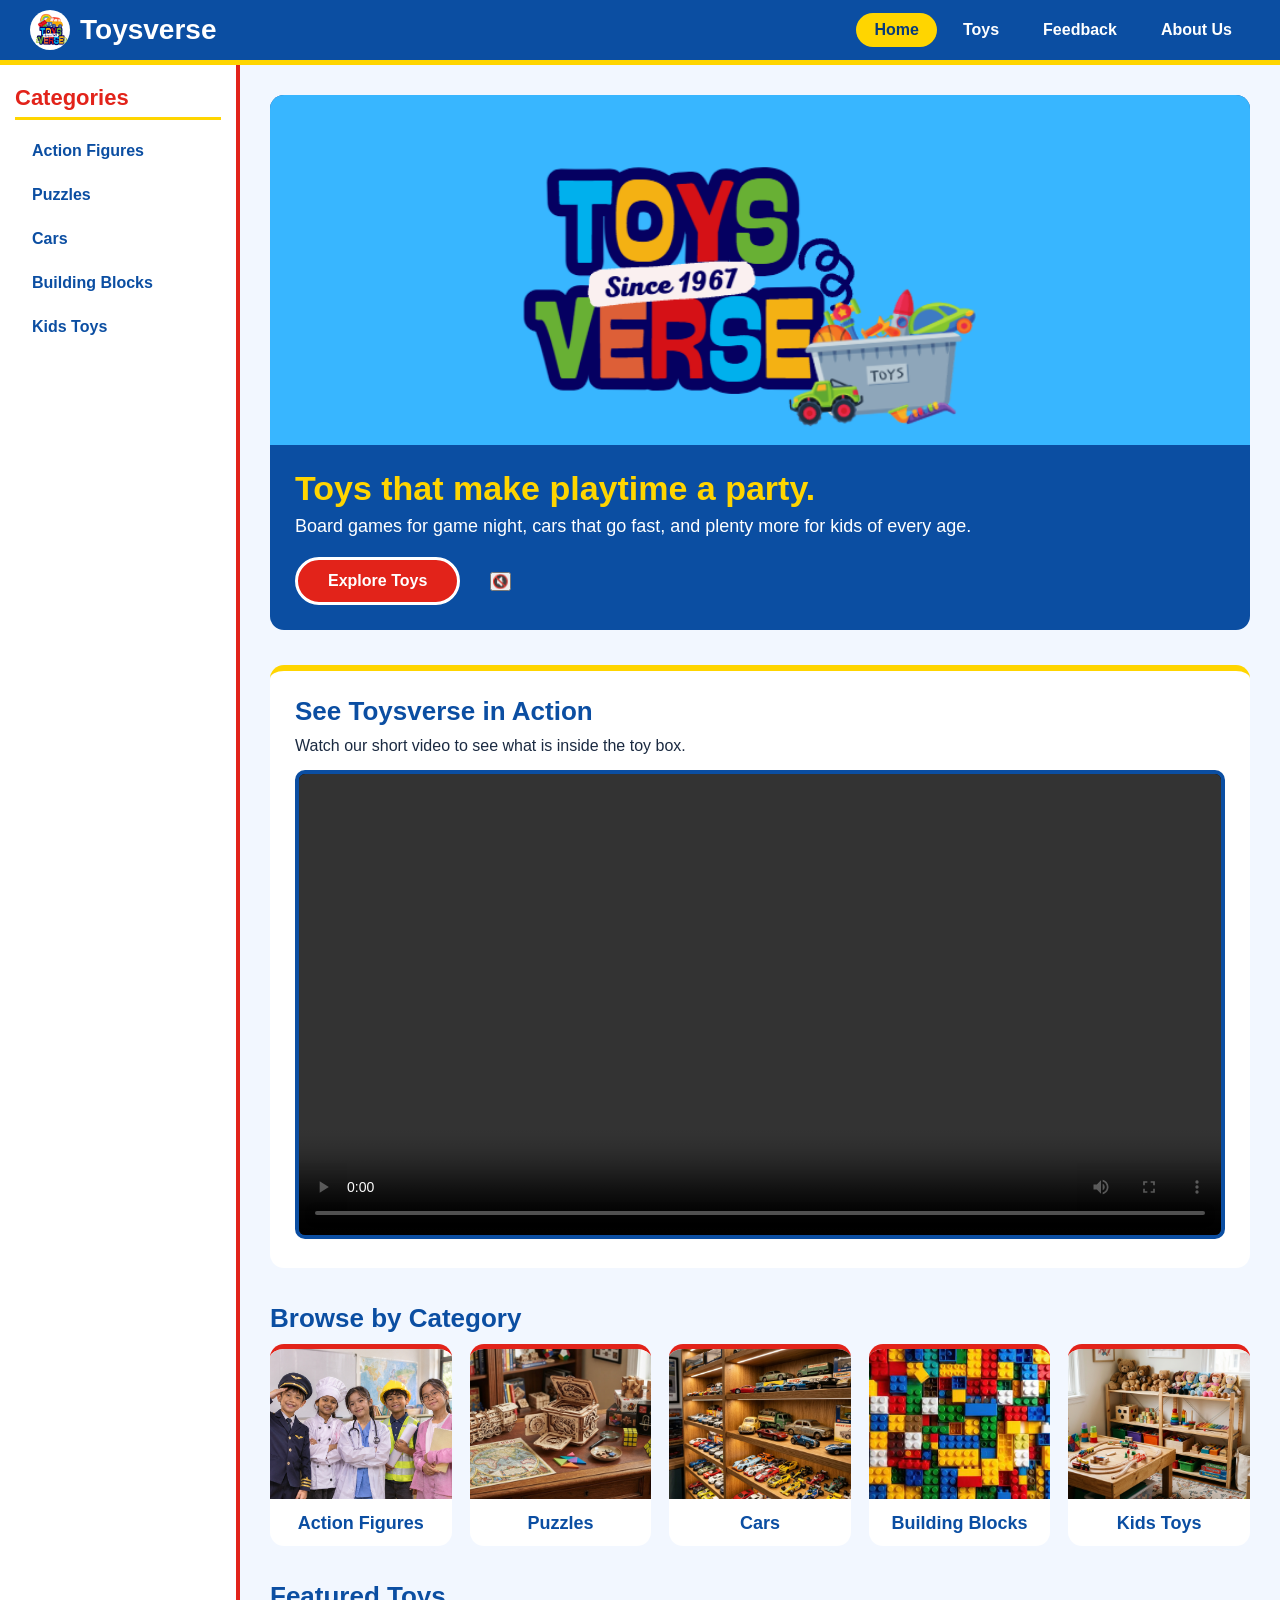
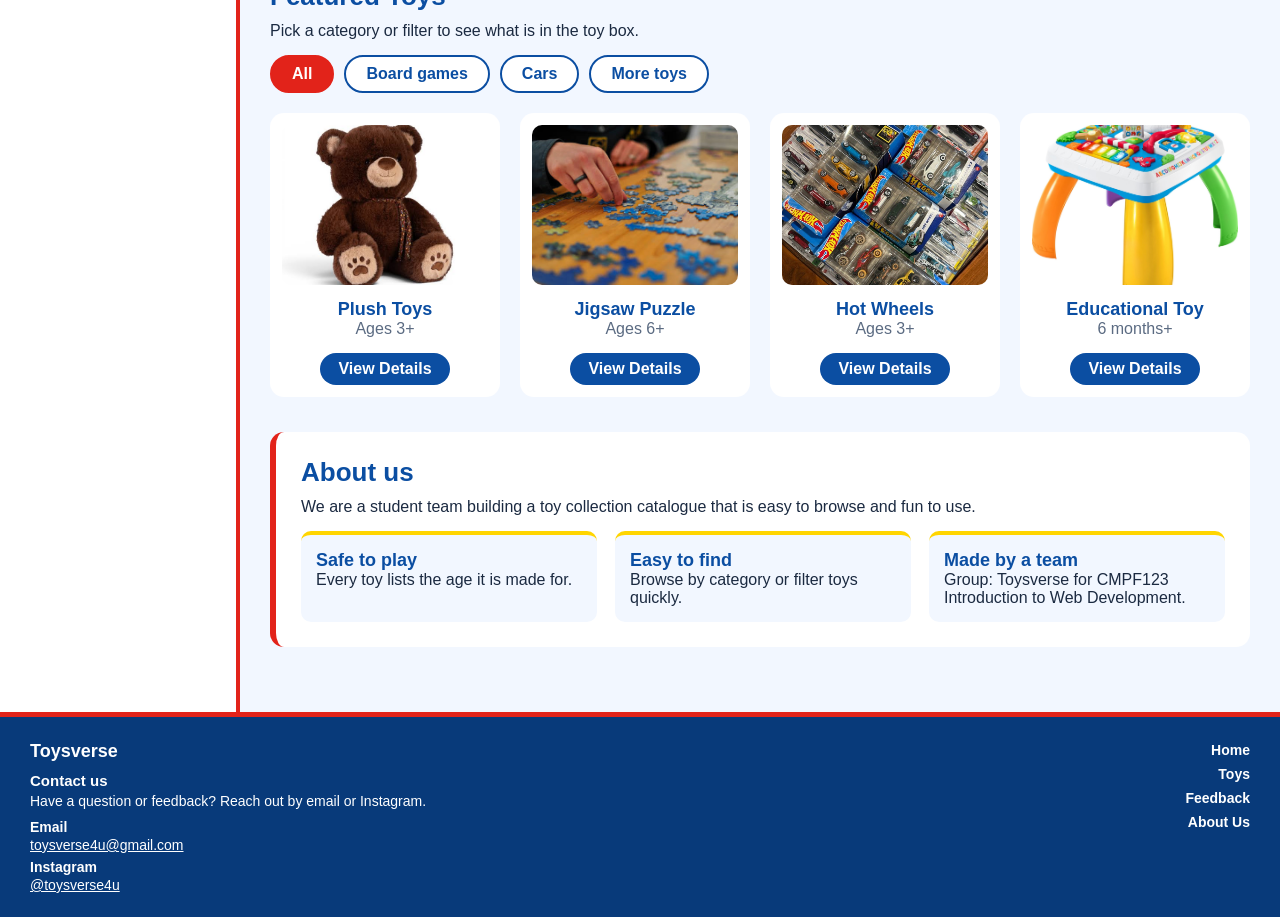
<file: index.html>
<!DOCTYPE html>
<html lang="en">

<head>
  <meta charset="UTF-8">
  <meta name="viewport" content="width=device-width, initial-scale=1">
  <title>Toysverse - Home</title>
  <link rel="stylesheet" href="style.css">
</head>

<body>

  <header id="site-header">
    <div id="brand">
      <a href="index.html">
        <img src="images/background/toysverse-logo.png" alt="Toysverse logo" width="40" height="40">
        <span>Toysverse</span>
      </a>
    </div>
    <nav id="main-nav">
      <ul>
        <li><a href="index.html" class="active">Home</a></li>
        <li><a href="toys.html">Toys</a></li>
        <li><a href="feedback.html">Feedback</a></li>
        <li><a href="about.html">About Us</a></li>
      </ul>
    </nav>
  </header>

  <aside id="sidebar">
    <h2>Categories</h2>
    <ul id="category-menu">
      <li><a href="toys-action-figures.html">Action Figures</a></li>
      <li><a href="toys-puzzles.html">Puzzles</a></li>
      <li><a href="toys-cars.html">Cars</a></li>
      <li><a href="toys-building-blocks.html">Building Blocks</a></li>
      <li><a href="toys-kids-toys.html">Kids Toys</a></li>
    </ul>
  </aside>

  <main id="main-content">
    <section id="hero-banner">
      <img src="images/background/toysverse-banner.png" alt="Toysverse collection banner" width="900" height="350">
      <h1>Toys that make playtime a party.</h1>
      <p>Board games for game night, cars that go fast, and plenty more for kids of every age.</p>
      <a href="toys.html" id="explore-btn">Explore Toys</a>
      <button id="home-speaker-btn" class="music-toggle-btn" type="button" aria-label="Play or pause music">🔇</button>
    </section>

    <section id="promo-video">
      <h2>See Toysverse in Action</h2>
      <p>Watch our short video to see what is inside the toy box.</p>
      <video controls preload="metadata" width="800" height="450">
        <source src="videos/toysverse-promo.mp4" type="video/mp4">
        Your browser does not support the video tag.
      </video>
    </section>

    <section id="category-cards">
      <h2>Browse by Category</h2>
      <div class="card-grid">
        <div class="category-card">
          <a href="toys-action-figures.html">
            <img src="images/action_figure/cat-action-figures.jpg" alt="Action Figures" width="200" height="150">
            <h3>Action Figures</h3>
          </a>
        </div>
        <div class="category-card">
          <a href="toys-puzzles.html">
            <img src="images/puzzles/cat-puzzles.jpg" alt="Puzzles" width="200" height="150">
            <h3>Puzzles</h3>
          </a>
        </div>
        <div class="category-card">
          <a href="toys-cars.html">
            <img src="images/cars/cat-cars.jpg" alt="Cars" width="200" height="150">
            <h3>Cars</h3>
          </a>
        </div>
        <div class="category-card">
          <a href="toys-building-blocks.html">
            <img src="images/building_blocks/cat-building-blocks.jpeg" alt="Building Blocks" width="200" height="150">
            <h3>Building Blocks</h3>
          </a>
        </div>
        <div class="category-card">
          <a href="toys-kids-toys.html">
            <img src="images/kids_toys/cat-kids-toys.jpg" alt="Kids Toys" width="200" height="150">
            <h3>Kids Toys</h3>
          </a>
        </div>
      </div>
    </section>

    <section id="featured-toys">
      <h2>Featured Toys</h2>
      <p>Pick a category or filter to see what is in the toy box.</p>

      <div class="filters" id="filters">
        <button type="button" data-cat="all" class="active">All</button>
        <button type="button" data-cat="board">Board games</button>
        <button type="button" data-cat="cars">Cars</button>
        <button type="button" data-cat="other">More toys</button>
      </div>

      <div class="grid" id="grid">
        <article class="card" data-cat="board">
          <img src="images/kids_toys/plush-toy.jpg" alt="Treasure Island Quest" width="220" height="160">
          <h3>Plush Toys</h3>
          <p>Ages 3+</p>
          <a href="toys-kids-toys.html">View Details</a>
        </article>

        <article class="card" data-cat="board">
          <img src="images/puzzles/jigsaw-puzzle.jpg" alt="Jigsaw Puzzle" width="220" height="160">
          <h3>Jigsaw Puzzle</h3>
          <p>Ages 6+</p>
          <a href="toys-puzzles.html">View Details</a>
        </article>

        <article class="card" data-cat="cars">
          <img src="images/cars/hot_wheels.jpg" alt="Turbo Racer" width="220" height="160">
          <h3>Hot Wheels</h3>
          <p>Ages 3+</p>
          <a href="toys-cars.html">View Details</a>
        </article>

        <article class="card" data-cat="other">
          <img src="images/kids_toys/educational-toy.jpg" alt="Cuddly Bear" width="220" height="160">
          <h3>Educational Toy</h3>
          <p>6 months+</p>
          <a href="toys-kids-toys.html">View Details</a>
        </article>
      </div>
    </section>

    <section class="about" id="about">
      <h2>About us</h2>
      <p>We are a student team building a toy collection catalogue that is easy to browse and fun to use.</p>
      <div class="cols">
        <div>
          <h3>Safe to play</h3>
          <p>Every toy lists the age it is made for.</p>
        </div>
        <div>
          <h3>Easy to find</h3>
          <p>Browse by category or filter toys quickly.</p>
        </div>
        <div>
          <h3>Made by a team</h3>
          <p>Group: Toysverse for CMPF123 Introduction to Web Development.</p>
        </div>
      </div>
    </section>
  </main>

<footer id="site-footer">
    <div class="footer-left">
      <p class="footer-brand">Toysverse</p>
      <p class="footer-contact-title">Contact us</p>
      <p class="footer-contact-intro">Have a question or feedback? Reach out by email or Instagram.</p>
      <dl class="footer-contact-list">
        <dt>Email</dt>
        <dd><a href="mailto:toysverse4u@gmail.com">toysverse4u@gmail.com</a></dd>
        <dt>Instagram</dt>
        <dd><a href="https://instagram.com/toysverse4u" target="_blank" rel="noopener">@toysverse4u</a></dd>
      </dl>
    </div>

    <nav id="footer-nav" aria-label="Footer navigation">
      <ul>
        <li><a href="index.html">Home</a></li>
        <li><a href="toys.html">Toys</a></li>
        <li><a href="feedback.html">Feedback</a></li>
        <li><a href="about.html">About Us</a></li>
      </ul>
    </nav>
  </footer>
  
<script src="script.js"></script>
</body>

</html>
</file>
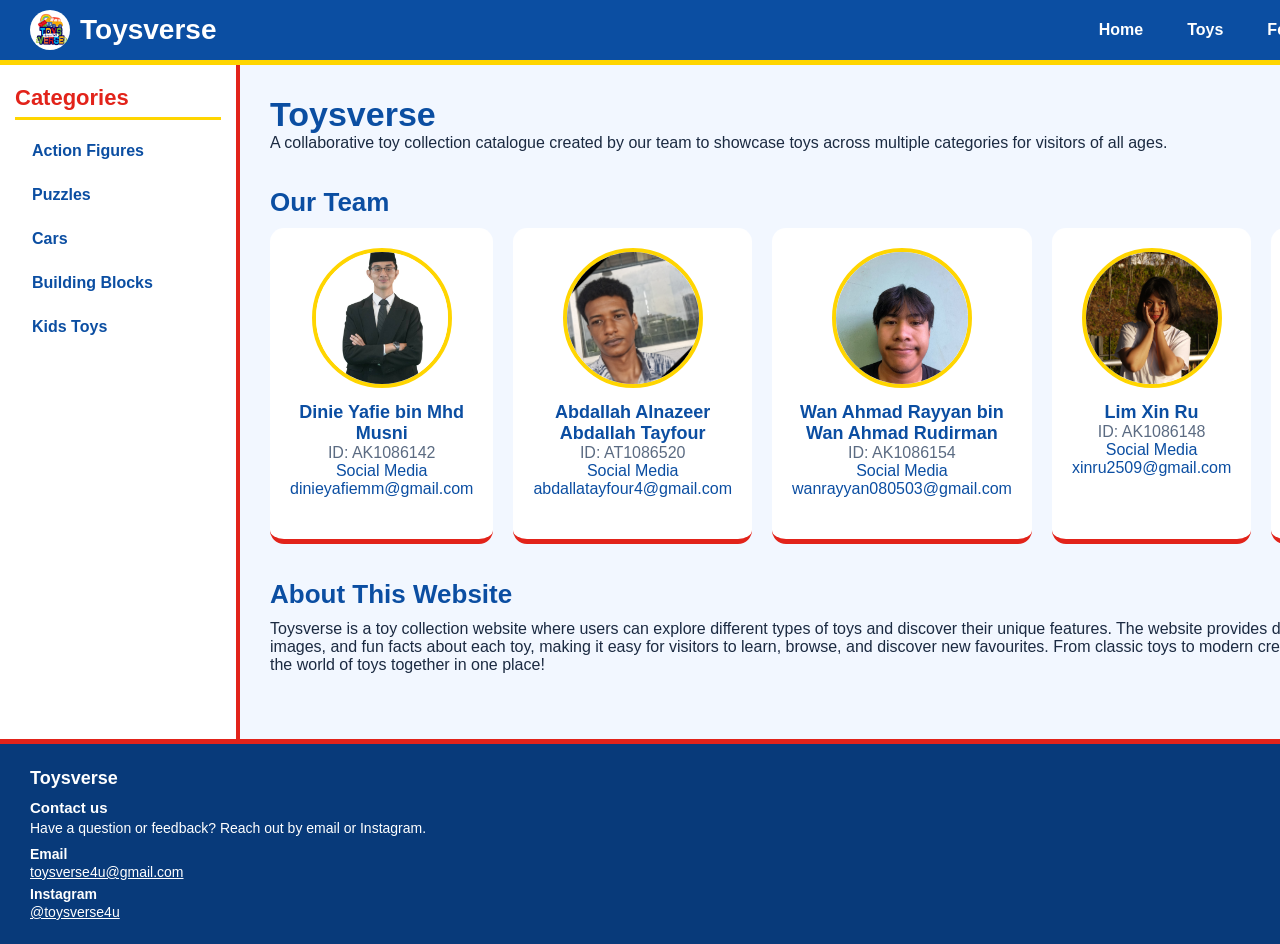
<file: about.html>
<!DOCTYPE html>
<html lang="en">
<head>
  <meta charset="UTF-8">
  <meta name="viewport" content="width=device-width, initial-scale=1">
  <title>Toysverse - About Us</title>
  <link rel="stylesheet" href="style.css">
</head>
<body>

  <header id="site-header">
    <div id="brand">
      <a href="index.html">
        <img src="images/background/toysverse-logo.png" alt="Toysverse logo" width="40" height="40">
        <span>Toysverse</span>
      </a>
    </div>
    <nav id="main-nav">
      <ul>
        <li><a href="index.html">Home</a></li>
        <li><a href="toys.html">Toys</a></li>
        <li><a href="feedback.html">Feedback</a></li>
        <li><a href="about.html" class="active">About Us</a></li>
      </ul>
    </nav>
  </header>

  <aside id="sidebar">
    <h2>Categories</h2>
    <ul id="category-menu">
      <li><a href="toys-action-figures.html">Action Figures</a></li>
      <li><a href="toys-puzzles.html">Puzzles</a></li>
      <li><a href="toys-cars.html">Cars</a></li>
      <li><a href="toys-building-blocks.html">Building Blocks</a></li>
      <li><a href="toys-kids-toys.html">Kids Toys</a></li>
    </ul>
  </aside>

  <main id="main-content">
    <section id="group-intro">
      <h1>Toysverse</h1>
      <p>A collaborative toy collection catalogue created by our team to showcase toys across multiple categories for visitors of all ages.</p>
    </section>

    <section id="team-members">
      <h2>Our Team</h2>
      <div class="members-grid">
        <article class="member-card">
          <img src="images/members/member-1.jpg" alt="Member 1 photo" width="150" height="150">
          <h3>Dinie Yafie bin Mhd Musni</h3>
          <p>ID: AK1086142</p>
          <p><a href="https://instagram.com/dinieyafiemm" target="_blank">Social Media</a></p>
          <p><a href="mailto:dinieyafiemm@gmail.com">dinieyafiemm@gmail.com</a></p>
        </article>

        <article class="member-card">
          <img src="images/members/member-2.jpg" alt="Member 2 photo" width="150" height="150">
          <h3>Abdallah Alnazeer Abdallah Tayfour</h3>
          <p>ID: AT1086520 </p>
          <p><a href="https://instagram.com/abdalla_tay4" target="_blank">Social Media</a></p>
          <p><a href="mailto:abdallatayfour4@gmail.com">abdallatayfour4@gmail.com</a></p>
        </article>

        <article class="member-card">
          <img src="images/members/member-3.jpg" alt="Member 3 photo" width="150" height="150">
          <h3>Wan Ahmad Rayyan bin Wan Ahmad Rudirman</h3>
          <p>ID: AK1086154</p>
          <p><a href="https://instagram.com/snyusbd" target="_blank">Social Media</a></p>
          <p><a href="mailto:wanrayyan080503@gmail.com">wanrayyan080503@gmail.com</a></p>
        </article>

        <article class="member-card">
          <img src="images/members/member-4.jpg" alt="Member 4 photo" width="150" height="150">
          <h3>Lim Xin Ru</h3>
          <p>ID: AK1086148</p>
          <p><a href="https://instagram.com/xinru2509" target="_blank">Social Media</a></p>
          <p><a href="mailto:xinru2509@gmail.com">xinru2509@gmail.com</a></p>
        </article>

        <article class="member-card">
          <img src="images/members/member-5.jpg" alt="Member 5 photo" width="150" height="150">
          <h3>THURGAHSYNIE A/P P.VIVEKANANDA</h3>
          <p>ID: AK1085992</p>
          <p><a href="https://instagram.com/thurgahsynie" target="_blank">Social Media</a></p>
          <p><a href="mailto:vivethurga@gmail.com">vivethurga@gmail.com</a></p>
        </article>
      </div>
    </section>

    <section id="about-website">
      <h2>About This Website</h2>
      <p>Toysverse is a toy collection website where users can explore different types of toys and discover their unique features. The website provides detailed information, images, and fun facts about each toy, making it easy for visitors to learn, browse, and discover new favourites. From classic toys to modern creations, Toysverse brings the world of toys together in one place!</p>
    </section>
  </main>

<footer id="site-footer">
    <div class="footer-left">
      <p class="footer-brand">Toysverse</p>
      <p class="footer-contact-title">Contact us</p>
      <p class="footer-contact-intro">Have a question or feedback? Reach out by email or Instagram.</p>
      <dl class="footer-contact-list">
        <dt>Email</dt>
        <dd><a href="mailto:toysverse4u@gmail.com">toysverse4u@gmail.com</a></dd>
        <dt>Instagram</dt>
        <dd><a href="https://instagram.com/toysverse4u" target="_blank" rel="noopener">@toysverse4u</a></dd>
      </dl>
    </div>

    <nav id="footer-nav" aria-label="Footer navigation">
      <ul>
        <li><a href="index.html">Home</a></li>
        <li><a href="toys.html">Toys</a></li>
        <li><a href="feedback.html">Feedback</a></li>
        <li><a href="about.html">About Us</a></li>
      </ul>
    </nav>
  </footer>

  <script src="script.js"></script>

</body>
</html>
</file>
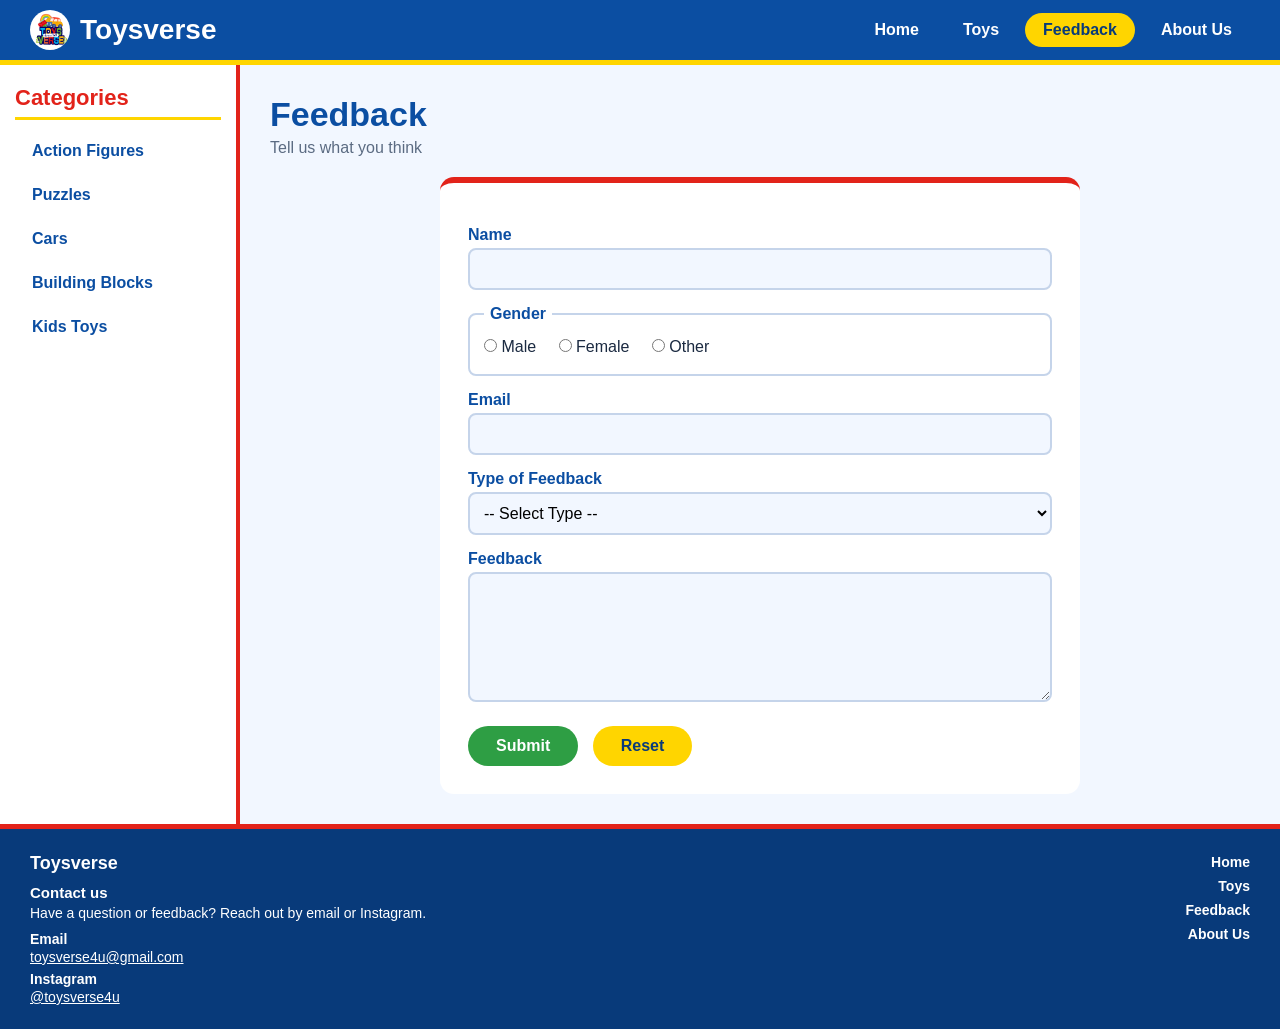
<file: feedback.html>
<!DOCTYPE html>
<html lang="en">
<head>
  <meta charset="UTF-8">
  <meta name="viewport" content="width=device-width, initial-scale=1">
  <title>Toysverse - Feedback</title>
  <link rel="stylesheet" href="style.css">
</head>
<body>

  <header id="site-header">
    <div id="brand">
      <a href="index.html">
        <img src="images/background/toysverse-logo.png" alt="Toysverse logo" width="40" height="40">
        <span>Toysverse</span>
      </a>
    </div>
    <nav id="main-nav">
      <ul>
        <li><a href="index.html">Home</a></li>
        <li><a href="toys.html">Toys</a></li>
        <li><a href="feedback.html" class="active">Feedback</a></li>
        <li><a href="about.html">About Us</a></li>
      </ul>
    </nav>
  </header>

  <aside id="sidebar">
    <h2>Categories</h2>
    <ul id="category-menu">
      <li><a href="toys-action-figures.html">Action Figures</a></li>
      <li><a href="toys-puzzles.html">Puzzles</a></li>
      <li><a href="toys-cars.html">Cars</a></li>
      <li><a href="toys-building-blocks.html">Building Blocks</a></li>
      <li><a href="toys-kids-toys.html">Kids Toys</a></li>
    </ul>
  </aside>

  <main id="main-content">
    <h1>Feedback</h1>
    <p>Tell us what you think</p>

    <div id="feedback-card">
      <form id="feedback-form" action="submit_feedback.php" method="post">
        <div class="form-group">
          <label for="user-name">Name</label>
          <input type="text" id="user-name" name="userName" minlength="2" maxlength="256" required>
          <span class="validation-status" id="name-status"></span>
        </div>

        <fieldset class="form-group">
          <legend>Gender</legend>
          <label><input type="radio" name="userGender" value="Male" required> Male</label>
          <label><input type="radio" name="userGender" value="Female"> Female</label>
          <label><input type="radio" name="userGender" value="Other"> Other</label>
          <span class="validation-status" id="gender-status"></span>
        </fieldset>

        <div class="form-group">
          <label for="user-email">Email</label>
          <input type="email" id="user-email" name="userEmail" required>
          <span class="validation-status" id="email-status"></span>
        </div>

        <div class="form-group">
          <label for="feedback-type">Type of Feedback</label>
          <select id="feedback-type" name="userFeedbackType" required>
            <option value="">-- Select Type --</option>
            <option value="Suggestion">Suggestion</option>
            <option value="Complaint">Complaint</option>
            <option value="Enquiry">Enquiry</option>
          </select>
          <span class="validation-status" id="type-status"></span>
        </div>

        <div class="form-group">
          <label for="feedback-message">Feedback</label>
          <textarea id="feedback-message" name="userFeedback" rows="6" cols="40" required></textarea>
          <span class="validation-status" id="feedback-status"></span>
        </div>

        <div class="form-actions">
          <button type="submit" id="submit-btn">Submit</button>
          <button type="reset" id="reset-btn">Reset</button>
        </div>
      </form>
    </div>
  </main>

<footer id="site-footer">
    <div class="footer-left">
      <p class="footer-brand">Toysverse</p>
      <p class="footer-contact-title">Contact us</p>
      <p class="footer-contact-intro">Have a question or feedback? Reach out by email or Instagram.</p>
      <dl class="footer-contact-list">
        <dt>Email</dt>
        <dd><a href="mailto:toysverse4u@gmail.com">toysverse4u@gmail.com</a></dd>
        <dt>Instagram</dt>
        <dd><a href="https://instagram.com/toysverse4u" target="_blank" rel="noopener">@toysverse4u</a></dd>
      </dl>
    </div>

    <nav id="footer-nav" aria-label="Footer navigation">
      <ul>
        <li><a href="index.html">Home</a></li>
        <li><a href="toys.html">Toys</a></li>
        <li><a href="feedback.html">Feedback</a></li>
        <li><a href="about.html">About Us</a></li>
      </ul>
    </nav>
  </footer>

  <script src="script.js"></script>

</body>
</html>
</file>
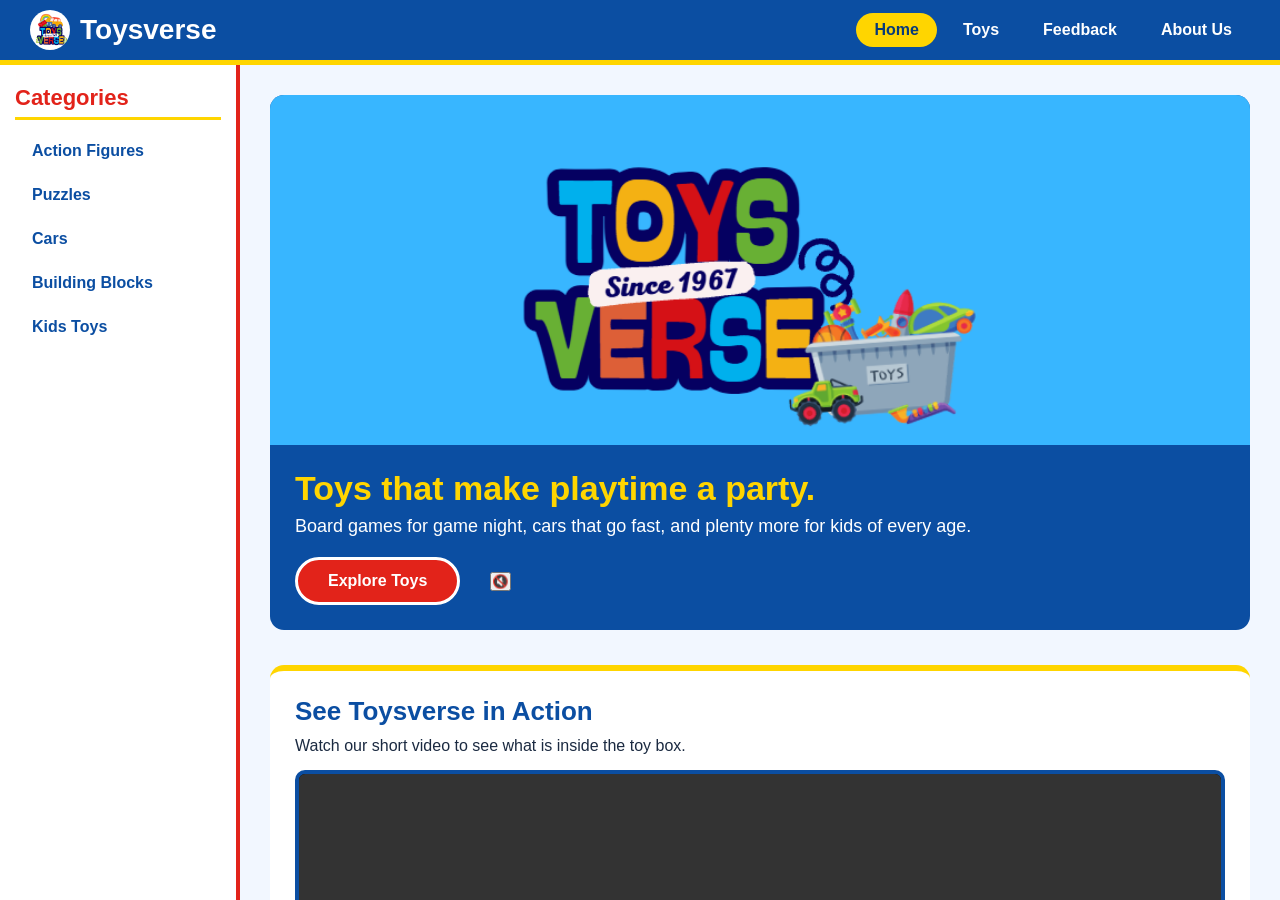
<file: shell.html>
<!DOCTYPE html>
<html lang="en">
<head>
  <meta charset="UTF-8">
  <meta name="viewport" content="width=device-width, initial-scale=1">
  <title>Toysverse</title>
  <link rel="icon" type="image/png" href="images/background/toysverse-logo.png">
  <style>
    * {
      margin: 0;
      padding: 0;
      box-sizing: border-box;
    }

    html, body {
      width: 100%;
      height: 100vh;
      overflow: hidden;
    }

    #site-frame {
      display: block;
      width: 100vw;
      height: 100vh;
      border: none;
    }
  </style>
</head>
<body>
  <iframe id="site-frame" src="index.html" title="Toysverse Website"></iframe>

  <audio id="bg-music" loop preload="auto">
    <source src="Backgroundmusic.mp3" type="audio/mpeg">
  </audio>

  <script>
    const music = document.getElementById("bg-music");
    const siteFrame = document.getElementById("site-frame");

    music.volume = 0.25;
    let userPaused = false;

    function broadcastState() {
      const isPlaying = !music.paused;
      if (siteFrame.contentWindow) {
        siteFrame.contentWindow.postMessage({ type: "MUSIC_STATE", isPlaying }, "*");
      }
    }

    async function toggleMusic() {
      if (music.paused) {
        userPaused = false;
        try {
          await music.play();
        } catch (_) {}
      } else {
        userPaused = true;
        music.pause();
      }
      broadcastState();
    }

    function startOnFirstInteraction() {
      if (music.paused && !userPaused) {
        music.play().then(broadcastState).catch(() => {});
      }
    }

    window.addEventListener("pointerdown", startOnFirstInteraction);

    siteFrame.addEventListener("load", () => {
      broadcastState();
      try {
        siteFrame.contentWindow.addEventListener("pointerdown", startOnFirstInteraction);
      } catch (_) {}
    });

    window.addEventListener("message", (event) => {
      if (!event.data) return;

      if (event.data.type === "TOGGLE_MUSIC") {
        toggleMusic();
      } else if (event.data.type === "GET_MUSIC_STATE") {
        broadcastState();
      }
    });
  </script>
</body>
</html>
</file>
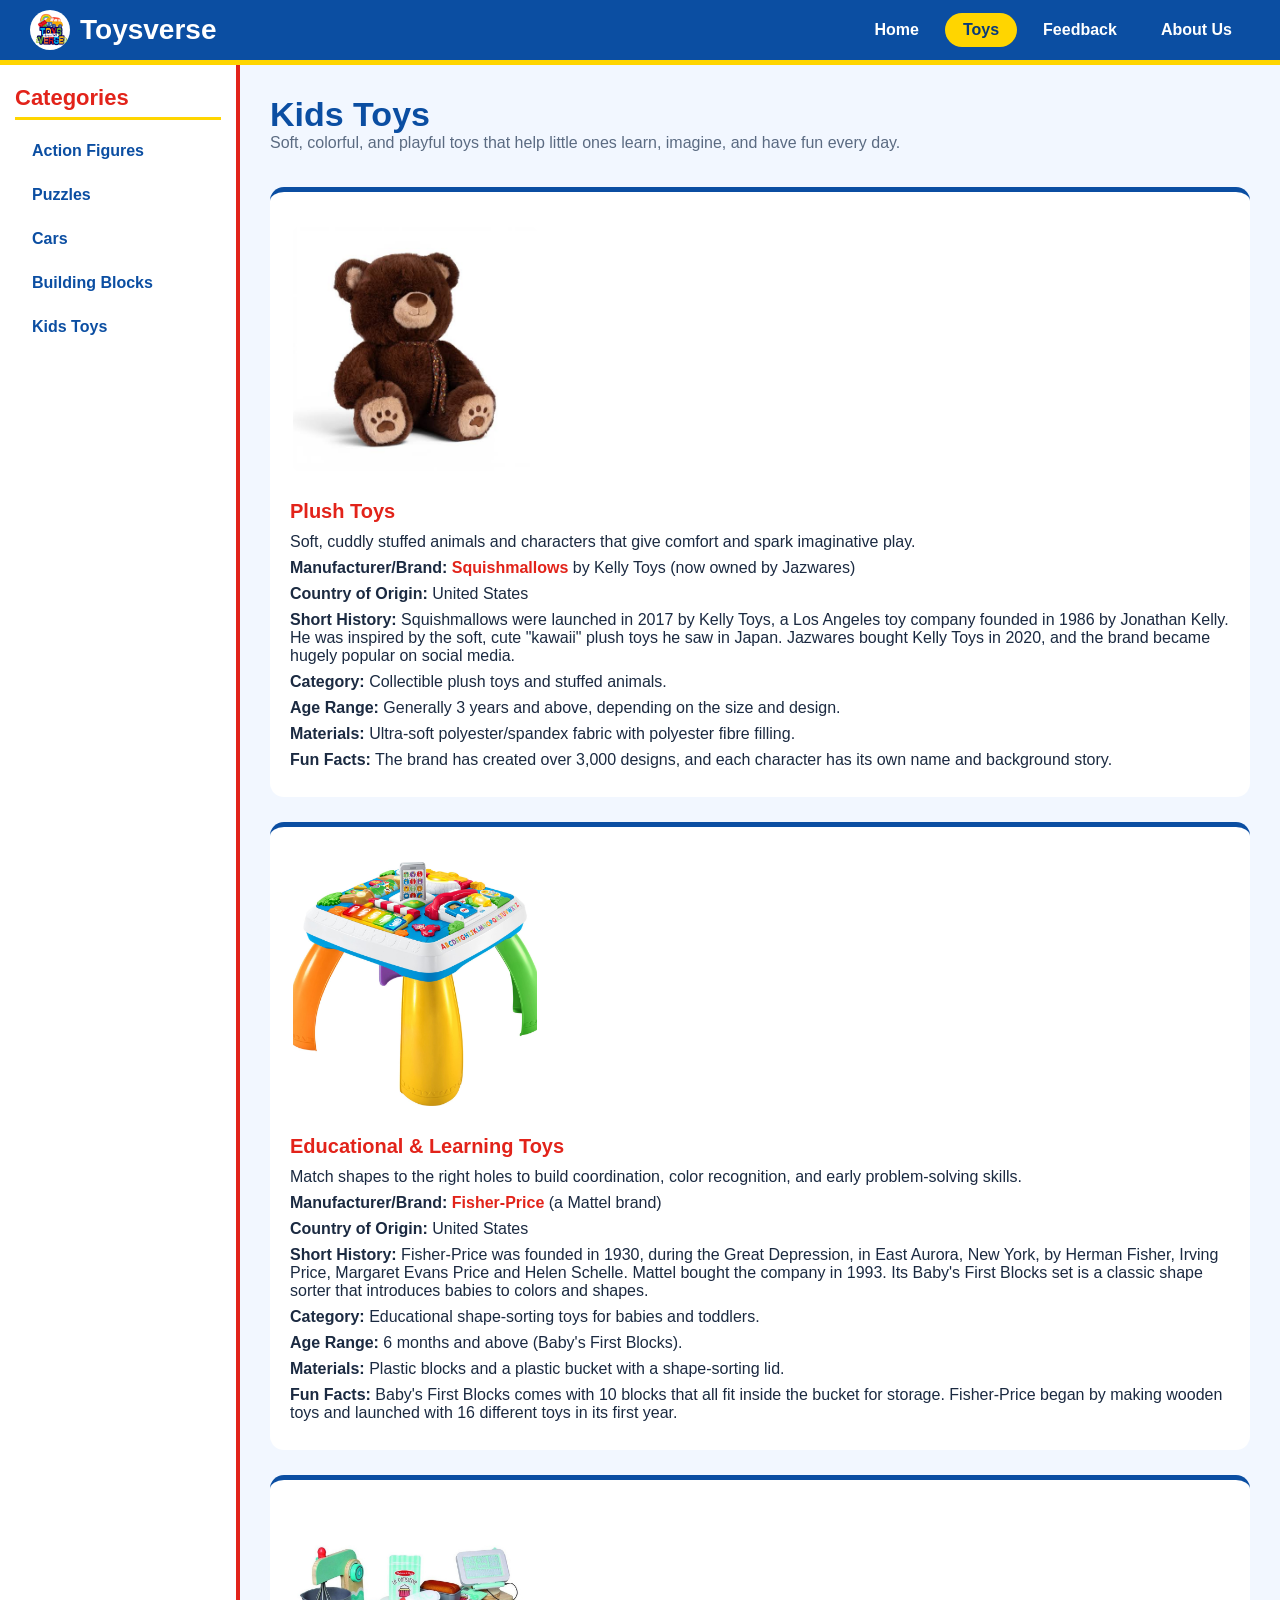
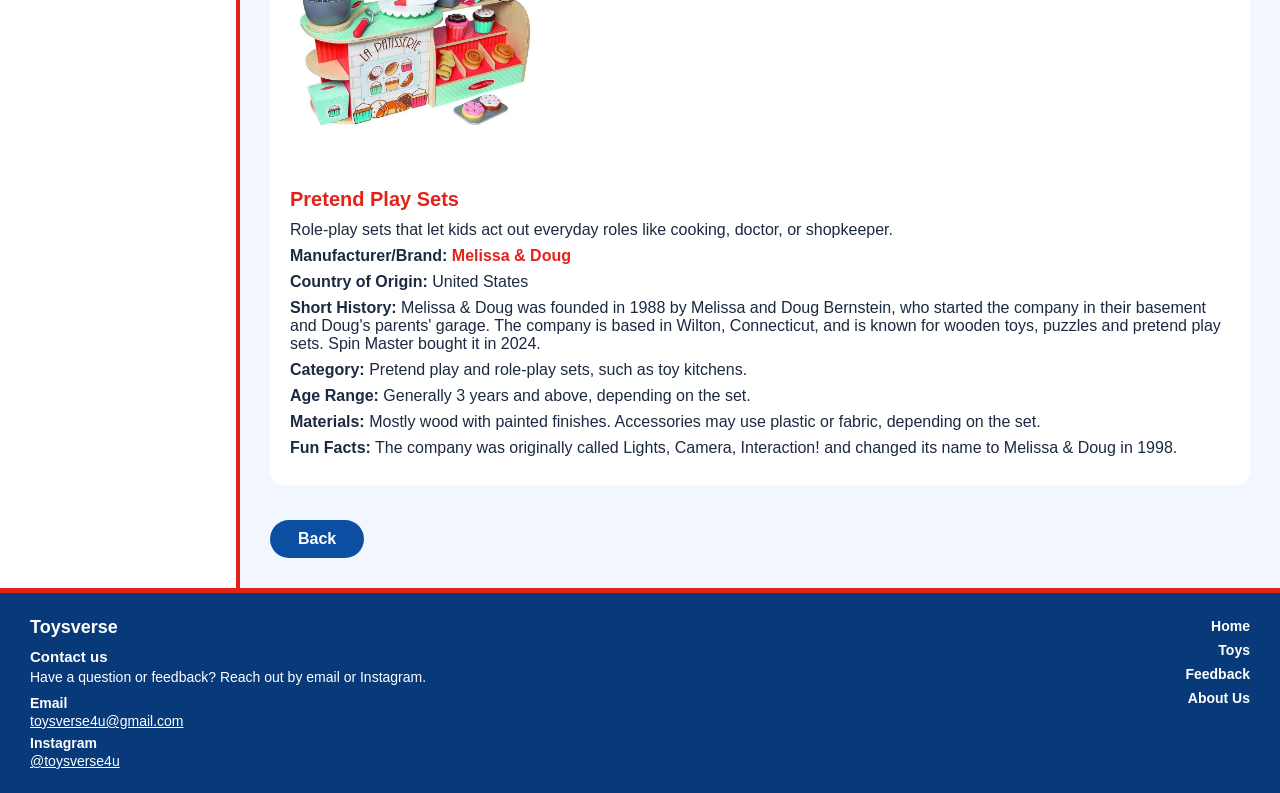
<file: toys-kids-toys.html>
<!DOCTYPE html>
<html lang="en">

<head>
  <meta charset="UTF-8">
  <meta name="viewport" content="width=device-width, initial-scale=1">
  <title>Toysverse - Kids Toys</title>
  <link rel="stylesheet" href="style.css">
</head>

<body>

  <header id="site-header">
    <div id="brand">
      <a href="index.html">
        <img src="images/background/toysverse-logo.png" alt="Toysverse logo" width="40" height="40">
        <span>Toysverse</span>
      </a>
    </div>
    <nav id="main-nav">
      <ul>
        <li><a href="index.html">Home</a></li>
        <li><a href="toys.html" class="active">Toys</a></li>
        <li><a href="feedback.html">Feedback</a></li>
        <li><a href="about.html">About Us</a></li>
      </ul>
    </nav>
  </header>

  <aside id="sidebar">
    <h2>Categories</h2>
    <ul id="category-menu">
      <li><a href="toys-action-figures.html">Action Figures</a></li>
      <li><a href="toys-puzzles.html">Puzzles</a></li>
      <li><a href="toys-cars.html">Cars</a></li>
      <li><a href="toys-building-blocks.html">Building Blocks</a></li>
      <li><a href="toys-kids-toys.html">Kids Toys</a></li>
    </ul>
  </aside>

  <main id="main-content">
    <section id="details-header">
      <h1>Kids Toys</h1>
      <p>Soft, colorful, and playful toys that help little ones learn, imagine, and have fun every day.</p>
    </section>

    <section id="toy-details-container" class="toy-details-row">

      <article class="toy-detail-card kids-type" data-kids-type="plush">
        <div class="toy-gallery">
          <img class="toy-main-img" src="images/kids_toys/plush-toy.jpg" alt="Squishmallows plush toy" width="260" height="200">
        </div>
        <h2>Plush Toys</h2>
        <p class="toy-description">Soft, cuddly stuffed animals and characters that give comfort and spark imaginative play.</p>
        <p><b>Manufacturer/Brand:</b> <span class="toy-brand">Squishmallows</span> by Kelly Toys (now owned by Jazwares)</p>
        <p><b>Country of Origin:</b> United States</p>
        <p><b>Short History:</b> Squishmallows were launched in 2017 by Kelly Toys, a Los Angeles toy company founded in 1986 by Jonathan Kelly. He was inspired by the soft, cute "kawaii" plush toys he saw in Japan. Jazwares bought Kelly Toys in 2020, and the brand became hugely popular on social media.</p>
        <p><b>Category:</b> Collectible plush toys and stuffed animals.</p>
        <p><b>Age Range:</b> Generally 3 years and above, depending on the size and design.</p>
        <p><b>Materials:</b> Ultra-soft polyester/spandex fabric with polyester fibre filling.</p>
        <p><b>Fun Facts:</b> The brand has created over 3,000 designs, and each character has its own name and background story.</p>
      </article>

      <article class="toy-detail-card kids-type" data-kids-type="educational">
        <div class="toy-gallery">
          <img class="toy-main-img" src="images/kids_toys/educational-toy.jpg" alt="Shape sorter toy" width="260" height="200">
        </div>
        <h2>Educational &amp; Learning Toys</h2>
        <p class="toy-description">
           Match shapes to the right holes to build coordination, color recognition, and early problem-solving skills.
        </p>
        <p><b>Manufacturer/Brand:</b> <span class="toy-brand">Fisher-Price</span> (a Mattel brand)</p>
        <p><b>Country of Origin:</b> United States</p>
        <p><b>Short History:</b> Fisher-Price was founded in 1930, during the Great Depression, in East Aurora, New York, by Herman Fisher, Irving Price, Margaret Evans Price and Helen Schelle. Mattel bought the company in 1993. Its Baby's First Blocks set is a classic shape sorter that introduces babies to colors and shapes.</p>
        <p><b>Category:</b> Educational shape-sorting toys for babies and toddlers.</p>
        <p><b>Age Range:</b> 6 months and above (Baby's First Blocks).</p>
        <p><b>Materials:</b> Plastic blocks and a plastic bucket with a shape-sorting lid.</p>
        <p><b>Fun Facts:</b> Baby's First Blocks comes with 10 blocks that all fit inside the bucket for storage. Fisher-Price began by making wooden toys and launched with 16 different toys in its first year.</p>
      </article>

      <article class="toy-detail-card kids-type" data-kids-type="pretend">
        <div class="toy-gallery">
          <img class="toy-main-img" src="images/action_figure/pretend-play.jpg" alt="Toy kitchen set" width="260" height="200">
        </div>
        <h2>Pretend Play Sets</h2>
        <p class="toy-description">
           Role-play sets that let kids act out everyday roles like cooking, doctor, or shopkeeper.
        </p>
        <p><b>Manufacturer/Brand:</b> <span class="toy-brand">Melissa &amp; Doug</span></p>
        <p><b>Country of Origin:</b> United States</p>
        <p><b>Short History:</b> Melissa &amp; Doug was founded in 1988 by Melissa and Doug Bernstein, who started the company in their basement and Doug's parents' garage. The company is based in Wilton, Connecticut, and is known for wooden toys, puzzles and pretend play sets. Spin Master bought it in 2024.</p>
        <p><b>Category:</b> Pretend play and role-play sets, such as toy kitchens.</p>
        <p><b>Age Range:</b> Generally 3 years and above, depending on the set.</p>
        <p><b>Materials:</b> Mostly wood with painted finishes. Accessories may use plastic or fabric, depending on the set.</p>
        <p><b>Fun Facts:</b> The company was originally called Lights, Camera, Interaction! and changed its name to Melissa &amp; Doug in 1998.</p>
      </article>

    </section>

    <nav id="toy-pagination">
      <a href="toys-building-blocks.html" id="back">Back</a>
    </nav>
  </main>

<footer id="site-footer">
    <div class="footer-left">
      <p class="footer-brand">Toysverse</p>
      <p class="footer-contact-title">Contact us</p>
      <p class="footer-contact-intro">Have a question or feedback? Reach out by email or Instagram.</p>
      <dl class="footer-contact-list">
        <dt>Email</dt>
        <dd><a href="mailto:toysverse4u@gmail.com">toysverse4u@gmail.com</a></dd>
        <dt>Instagram</dt>
        <dd><a href="https://instagram.com/toysverse4u" target="_blank" rel="noopener">@toysverse4u</a></dd>
      </dl>
    </div>

    <nav id="footer-nav" aria-label="Footer navigation">
      <ul>
        <li><a href="index.html">Home</a></li>
        <li><a href="toys.html">Toys</a></li>
        <li><a href="feedback.html">Feedback</a></li>
        <li><a href="about.html">About Us</a></li>
      </ul>
    </nav>
  </footer>
  
  <script src="script.js"></script>

</body>

</html>
</file>
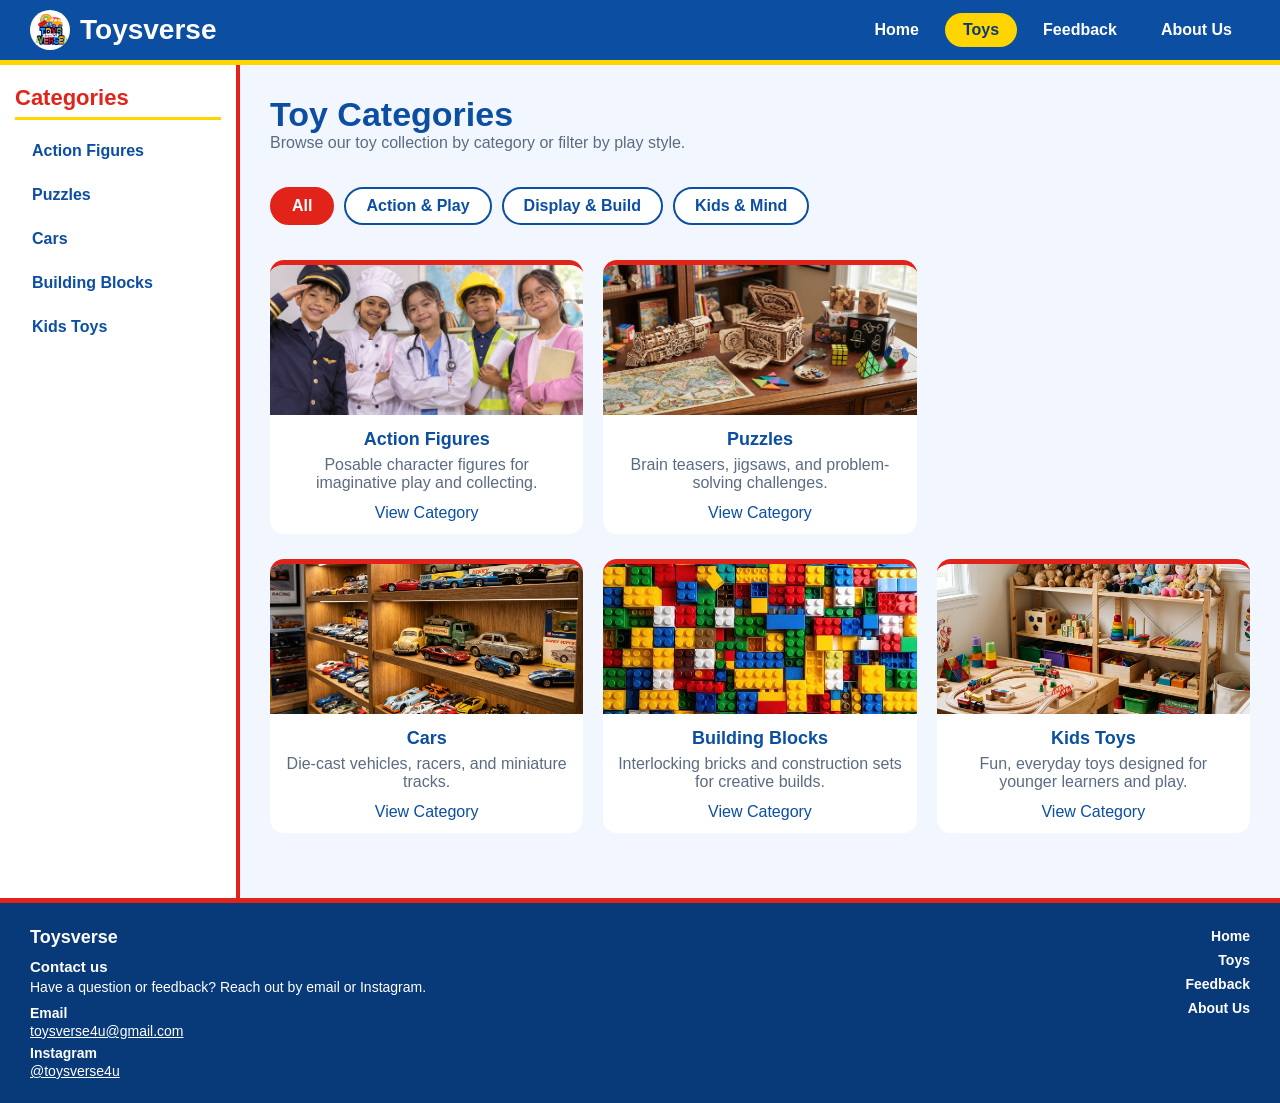
<file: toys.html>
<!DOCTYPE html>
<html lang="en">

<head>
  <meta charset="UTF-8">
  <title>Toysverse - Categories</title>
  <meta name="viewport" content="width=device-width, initial-scale=1">
  <link rel="stylesheet" href="style.css">
</head>

<body>

<header id="site-header">
  <div id="brand">
    <a href="index.html">
      <img src="images/background/toysverse-logo.png" alt="Toysverse logo" width="40" height="40">
      <span>Toysverse</span>
    </a>
  </div>
  <nav id="main-nav">
    <ul>
      <li><a href="index.html">Home</a></li>
      <li><a href="toys.html" class="active">Toys</a></li>
      <li><a href="feedback.html">Feedback</a></li>
      <li><a href="about.html">About Us</a></li>
    </ul>
  </nav>
</header>

<aside id="sidebar">
  <h2>Categories</h2>
  <ul id="category-menu">
    <li><a href="toys-action-figures.html">Action Figures</a></li>
    <li><a href="toys-puzzles.html">Puzzles</a></li>
    <li><a href="toys-cars.html">Cars</a></li>
    <li><a href="toys-building-blocks.html">Building Blocks</a></li>
    <li><a href="toys-kids-toys.html">Kids Toys</a></li>
  </ul>
</aside>

<main id="main-content">
  <section id="category-header">
    <h1>Toy Categories</h1>
    <p>Browse our toy collection by category or filter by play style.</p>
  </section>

  <!-- Filter Bar -->
  <section id="filter-bar">
    <button type="button" class="filter-btn active" data-filter="all">All</button>
    <button type="button" class="filter-btn" data-filter="action-play">Action &amp; Play</button>
    <button type="button" class="filter-btn" data-filter="display-build">Display &amp; Build</button>
    <button type="button" class="filter-btn" data-filter="kids-mind">Kids &amp; Mind</button>
  </section>

  <!-- Category Cards (3 per row) -->
  <section id="category-cards-section">
    <div class="category-row">
      <article class="category-card" data-category="action-figures" data-filter-group="action-play">
        <img src="images/action_figure/cat-action-figures.jpg" alt="Action Figures" width="220" height="180">
        <h3>Action Figures</h3>
        <p>Posable character figures for imaginative play and collecting.</p>
        <a href="toys-action-figures.html" class="category-btn">View Category</a>
      </article>

      <article class="category-card" data-category="puzzles" data-filter-group="kids-mind">
        <img src="images/puzzles/cat-puzzles.jpg" alt="Puzzles" width="220" height="180">
        <h3>Puzzles</h3>
        <p>Brain teasers, jigsaws, and problem-solving challenges.</p>
        <a href="toys-puzzles.html" class="category-btn">View Category</a>
      </article>
    </div>

    <div class="category-row">
      <article class="category-card" data-category="cars" data-filter-group="action-play">
        <img src="images/cars/cat-cars.jpg" alt="Cars" width="220" height="180">
        <h3>Cars</h3>
        <p>Die-cast vehicles, racers, and miniature tracks.</p>
        <a href="toys-cars.html" class="category-btn">View Category</a>
      </article>

      <article class="category-card" data-category="building-blocks" data-filter-group="display-build">
        <img src="images/building_blocks/cat-building-blocks.jpeg"" alt="Building Blocks" width="220" height="180">
        <h3>Building Blocks</h3>
        <p>Interlocking bricks and construction sets for creative builds.</p>
        <a href="toys-building-blocks.html" class="category-btn">View Category</a>
      </article>

      <article class="category-card" data-category="kids-toys" data-filter-group="kids-mind">
        <img src="images/kids_toys/cat-kids-toys.jpg" alt="Kids Toys" width="220" height="180">
        <h3>Kids Toys</h3>
        <p>Fun, everyday toys designed for younger learners and play.</p>
        <a href="toys-kids-toys.html" class="category-btn">View Category</a>
      </article>
    </div>
  </section>
</main>

<footer id="site-footer">
    <div class="footer-left">
      <p class="footer-brand">Toysverse</p>
      <p class="footer-contact-title">Contact us</p>
      <p class="footer-contact-intro">Have a question or feedback? Reach out by email or Instagram.</p>
      <dl class="footer-contact-list">
        <dt>Email</dt>
        <dd><a href="mailto:toysverse4u@gmail.com">toysverse4u@gmail.com</a></dd>
        <dt>Instagram</dt>
        <dd><a href="https://instagram.com/toysverse4u" target="_blank" rel="noopener">@toysverse4u</a></dd>
      </dl>
    </div>

    <nav id="footer-nav" aria-label="Footer navigation">
      <ul>
        <li><a href="index.html">Home</a></li>
        <li><a href="toys.html">Toys</a></li>
        <li><a href="feedback.html">Feedback</a></li>
        <li><a href="about.html">About Us</a></li>
      </ul>
    </nav>
  </footer>

<script src="script.js"></script>
</body>

</html>
</file>
<file: style.css>
* {
  margin: 0;
  padding: 0;
  box-sizing: border-box;
}

/* body: default font, text colour and page background for the whole site.
   display: grid splits the page into 2 columns: 240px sidebar + the rest. */
body {
  font-family: Arial, Helvetica, sans-serif;
  font-size: 16px;
  color: #1b2a41;
  background-color: #f2f7ff;
  display: grid;
  grid-template-columns: 240px 1fr;
}

/* grouping selector */
h1, h2, h3 {
  color: #0b4ea2;
}

/* heading sizes */
h1 { font-size: 34px; }
h2 { font-size: 26px; margin-bottom: 10px; }
h3 { font-size: 18px; }

/* links: blue with no underline */
a {
  color: #0b4ea2;
  text-decoration: none;
}

/* removes the bullet points (nav menu and sidebar are lists) */
ul {
  list-style: none;
}

/* ---------- STANDARDISED MEDIA ---------- */
/* max-width: 100% = images/videos never go wider than their box.
   border-radius gives rounded corners. Same rule for every page = standardised media. */
img, video, iframe {
  max-width: 100%;
  border-radius: 10px;
}

/* same crop for every card image */
.category-card img,
.card img,
.member-card img,
/* all gallery pictures the same height with a white border */
.toy-gallery img {
  width: 100%;
  object-fit: cover;
}

/* video fills the width; height: auto keeps the correct shape */
video {
  width: 100%;
  height: auto;
  background-color: black;
}

/* ---------- HEADER & NAVIGATION (id + class selectors) ---------- */
/* Header: position: sticky + top: 0 keeps it visible while scrolling.
   grid-column 1 / 3 stretches it across both columns. flex puts the logo on
   the left and the nav on the right. z-index keeps it above the content. */
#site-header {
  grid-column: 1 / 3;
  position: sticky;            /* stays visible while scrolling */
  top: 0;
  z-index: 100;
  display: flex;
  justify-content: space-between;
  align-items: center;
  padding: 10px 30px;
  background-color: #0b4ea2;
  border-bottom: 5px solid #ffd500;
}

/* logo + site name side by side */
#brand a {
  display: flex;
  align-items: center;
  gap: 10px;
  color: white;
  font-size: 28px;
  font-weight: bold;
}

/* white circle behind the logo */
#brand img {
  background-color: white;
  border-radius: 50%;
}

/* nav links in one row (flex) with a small gap */
#main-nav ul {
  display: flex;
  gap: 8px;
}

/* each nav link looks like a rounded button */
#main-nav a {
  display: block;
  padding: 8px 18px;
  color: white;
  font-weight: bold;
  border-radius: 20px;
}

/* darker blue when the mouse is over a link */
#main-nav a:hover {
  background-color: #083a7a;
}

/* highlight current page */
#main-nav a.active {
  background-color: #ffd500;
  color: #083a7a;
}

/* ---------- SIDEBAR ---------- */
/* Sidebar: white panel with a red line on the right */
#sidebar {
  background-color: white;
  padding: 20px 15px;
  border-right: 4px solid #e2231a;
}

/* 'Categories' title: red with a yellow underline */
#sidebar h2 {
  color: #e2231a;
  font-size: 22px;
  border-bottom: 3px solid #ffd500;
  padding-bottom: 6px;
  margin-bottom: 12px;
}

/* space between sidebar links */
#category-menu li {
  margin-bottom: 6px;
}

/* each link fills the row; transparent-looking left border becomes red on hover */
#category-menu a {
  display: block;
  padding: 10px 12px;
  font-weight: bold;
  border-left: 5px solid white;
}

/* hover effect: light background + red left border + red text */
#category-menu a:hover {
  background-color: #f2f7ff;
  border-left: 5px solid #e2231a;
  color: #e2231a;
}

/* ---------- MAIN CONTENT & FOOTER ---------- */
/* main area: padding so content doesn't touch the edges */
#main-content {
  padding: 30px;
}

/* space between sections */
#main-content section {
  margin-bottom: 35px;
}
/* Footer: dark blue bar across the full width, left white info + right nav links */
#site-footer {
  grid-column: 1 / 3;
  display: flex;
  justify-content: space-between;
  align-items: flex-start;
  gap: 24px;
  background-color: #083a7a;
  color: white;
  text-align: left;
  padding: 24px 30px;
  border-top: 5px solid #e2231a;
}

.footer-left {
  color: white;
  font-size: 14px;
}

.footer-brand {
  font-size: 18px;
  font-weight: bold;
  color: white;
  margin-bottom: 10px;
}

.footer-contact-title {
  font-size: 15px;
  font-weight: bold;
  color: white;
  margin-bottom: 4px;
}

.footer-contact-intro {
  color: white;
  margin-bottom: 10px;
}

.footer-contact-list dt {
  font-weight: bold;
  color: white;
  margin-top: 6px;
}

.footer-contact-list dd {
  color: white;
  margin-top: 2px;
}

.footer-contact-list a {
  color: white;
  text-decoration: underline;
}

.footer-contact-list a:hover {
  color: #ffd500;
}

/* ---------- FOOTER NAVIGATION (RIGHT SIDE, VERTICAL WHITE TEXT) ---------- */
#footer-nav ul {
  display: flex;
  flex-direction: column;
  align-items: flex-end;
  gap: 6px;
}

#footer-nav a {
  color: white;
  font-size: 14px;
  font-weight: bold;
  text-decoration: none;
}

#footer-nav a:hover {
  color: #ffd500;
  text-decoration: underline;
}

/* ---------- INDEX: HERO ---------- */
/* Hero banner: blue box; overflow: hidden keeps the image inside rounded corners */
#hero-banner {
  background-color: #0b4ea2;
  color: white;
  border-radius: 14px;
  overflow: hidden;
}

/* banner image: full width, fixed 350px height, cropped to fit (object-fit: cover) */
#hero-banner img {
  width: 100%;
  height: 350px;
  object-fit: cover;
  border-radius: 0;
}

/* yellow heading on the blue background */
#hero-banner h1 {
  color: #ffd500;
  padding: 20px 25px 0 25px;
}

/* banner paragraph */
#hero-banner p {
  padding: 8px 25px 0 25px;
  font-size: 18px;
}

/* 'Explore Toys' button: red pill with a white border */
#explore-btn {
  display: inline-block;
  margin: 20px 25px 25px 25px;
  padding: 12px 30px;
  background-color: #e2231a;
  color: white;
  font-weight: bold;
  border: 3px solid white;
  border-radius: 25px;
}

/* darker red on hover */
#explore-btn:hover {
  background-color: #b81a12;
}

/* ---------- INDEX: PROMO VIDEO ---------- */
/* Promo video section: white box with a yellow top line */
#promo-video {
  background-color: white;
  padding: 25px;
  border-radius: 14px;
  border-top: 6px solid #ffd500;
}

/* space under the description */
#promo-video p {
  margin-bottom: 15px;
}

/* blue frame around the video */
#promo-video video {
  border: 4px solid #0b4ea2;
}

/* ---------- INDEX: .card-grid and .category-card ---------- */
/* .card-grid: 5 equal columns, one for each category (gap = space between) */
.card-grid {
  display: grid;
  grid-template-columns: repeat(5, 1fr);
  gap: 18px;
}

/* .category-card: white card, red top border, rounded corners, centred text */
.category-card {
  background-color: white;
  border-top: 5px solid #e2231a;
  border-radius: 14px;
  overflow: hidden;
  text-align: center;
}

/* whole card is clickable (link fills the card) */
.category-card a {
  display: block;
  padding-bottom: 12px;
}

/* category pictures: same 150px height, cropped neatly */
.category-card img {
  height: 150px;
  border-radius: 0;
  margin-bottom: 10px;
}

/* card turns light yellow on hover */
.category-card:hover {
  background-color: #fff8cc;
}

/* ---------- INDEX: #filters, .grid and .card ---------- */
/* text under 'Featured Toys' */
#featured-toys p {
  margin-bottom: 15px;
}

/* #filters: filter buttons in one row */
#filters {
  display: flex;
  gap: 10px;
  margin-bottom: 20px;
}

/* normal filter button: blue outline, white inside, pill shape */
#filters button {
  padding: 8px 20px;
  font-size: 16px;
  font-weight: bold;
  color: #0b4ea2;
  background-color: white;
  border: 2px solid #0b4ea2;
  border-radius: 20px;
  cursor: pointer;
}

/* fills blue on hover */
#filters button:hover {
  background-color: #0b4ea2;
  color: white;
}

/* selected filter is red */
#filters button.active {
  background-color: #e2231a;
  border-color: #e2231a;
  color: white;
}

/* .grid: 4 toy cards per row */
.grid {
  display: grid;
  grid-template-columns: repeat(4, 1fr);
  gap: 20px;
}

/* .card: one toy (white box, padding, rounded, centred) */
.card {
  background-color: white;
  padding: 12px;
  border-radius: 14px;
  text-align: center;
}

/* all toy pictures the same height */
.card img {
  height: 160px;
  margin-bottom: 10px;
}

/* age text: grey */
.card p {
  color: #5b6b82;
  margin-bottom: 10px;
}

/* 'View Details' button: blue pill */
.card a {
  display: inline-block;
  padding: 7px 18px;
  background-color: #0b4ea2;
  color: white;
  font-weight: bold;
  border-radius: 20px;
}

/* turns red on hover */
.card a:hover {
  background-color: #e2231a;
}

/* ---------- INDEX: ABOUT SECTION ---------- */
/* About section: white box with red left border */
.about {
  background-color: white;
  padding: 25px;
  border-radius: 14px;
  border-left: 6px solid #e2231a;
}

/* 3 equal columns for the 3 small boxes */
.about .cols {
  display: grid;
  grid-template-columns: repeat(3, 1fr);
  gap: 18px;
  margin-top: 15px;
}

/* each small box: light blue background with a yellow top line */
.about .cols div {
  background-color: #f2f7ff;
  padding: 15px;
  border-radius: 10px;
  border-top: 4px solid #ffd500;
}

/* ---------- TOYS.HTML: .category-row (3 per row) ---------- */
/* .category-row: exactly 3 cards per row on desktop */
.category-row {
  display: grid;
  grid-template-columns: repeat(3, 1fr);
  gap: 20px;
  margin-bottom: 25px;
}

/* ---------- CATEGORY DETAIL PAGES ---------- */
/* .toy-details-row: toy cards stacked vertically, one under the other (flex-direction: column) */
.toy-details-row {
  display: flex;
  flex-direction: column;
  gap: 25px;
}

/* detail card: wide white box, full width of the page; flex: none = height fits the content */
.toy-detail-card {
  flex: none;
  width: 100%;
  background-color: white;
  padding: 20px;
  border-radius: 14px;
  border-top: 5px solid #0b4ea2;
}

/* red title inside the detail card */
.toy-detail-card h2 {
  color: #e2231a;
  font-size: 20px;
}

/* brand name inside the detail card */
.toy-brand {
  color: #e2231a;
  font-weight: bold;
}

/* .toy-gallery: pictures in 2 columns */
.toy-gallery {
  flex: 1;
  display: grid;
  grid-template-columns: repeat(2, 1fr);
  gap: 12px;
}

.toy-gallery img {
  height: 160px;
  border: 3px solid white;
}

/* gallery inside a detail card: the box stretches, the picture stays a fixed square */
.toy-detail-card .toy-gallery {
  display: block;
  margin-top: 12px;
}

.toy-detail-card .toy-gallery img {
  width: 250px;
  height: 250px;
  max-width: 100%;
  object-fit: cover;
  margin: 0 10px 10px 0;
}

/* spacing for the text inside a detail card (the * reset removed it) */
.toy-detail-card h2 {
  margin-top: 12px;
}

.toy-detail-card h3 {
  margin-top: 15px;
  margin-bottom: 8px;
}

.toy-detail-card p {
  margin-bottom: 8px;
}

/* title area on the category detail pages */
#details-header {
  margin-bottom: 20px;
}

#details-header p {
  color: #5b6b82;
}

/* Back / Next buttons at the bottom of the detail pages */
#toy-pagination {
  display: flex;
  justify-content: space-between;
  margin-top: 10px;
}

#back, #next {
  display: inline-block;
  padding: 10px 28px;
  background-color: #0b4ea2;
  color: white;
  font-weight: bold;
  border-radius: 25px;
}

#back:hover, #next:hover {
  background-color: #e2231a;
}

/* .toy-3d-frame: fixed-size frame for the 3D viewer, yellow border */
.toy-3d-frame {
  width: 100%;
  height: 400px;
  border: 4px solid #ffd500;
  background-color: white;
}

/* ---------- ABOUT.HTML: MEMBERS ---------- */
/* .members-grid: all member cards in one row on desktop (flex) */
.members-grid {
  display: flex;
  gap: 20px;
}

/* .member-card: equal width white card with a red bottom line */
.member-card {
  flex: 1;
  background-color: white;
  padding: 20px;
  text-align: center;
  border-radius: 14px;
  border-bottom: 5px solid #e2231a;
}

/* member photo: round (border-radius 50%), yellow border */
.member-card img {
  width: 140px;
  height: 140px;
  border-radius: 50%;
  border: 4px solid #ffd500;
  margin-bottom: 10px;
}

/* grey text for ID / contact */
.member-card p {
  color: #5b6b82;
}

/* ---------- FEEDBACK.HTML ---------- */
/* #feedback-card: form box. max-width + margin auto centres it on the page */
#feedback-card {
  max-width: 640px;
  margin: 0 auto;
  background-color: white;
  padding: 28px;
  border-radius: 14px;
  border-top: 6px solid #e2231a;
}

/* labels sit above their field, blue and bold */
#feedback-card label {
  display: block;
  margin-top: 15px;
  margin-bottom: 4px;
  font-weight: bold;
  color: #0b4ea2;
}

/* form fields: full width, padding, light background, rounded border */
#feedback-card input[type="text"],
#feedback-card input[type="email"],
#feedback-card select,
/* message box is taller */
#feedback-card textarea {
  width: 100%;
  padding: 10px;
  font-size: 16px;
  font-family: Arial, Helvetica, sans-serif;
  background-color: #f2f7ff;
  border: 2px solid #c5d4ea;
  border-radius: 8px;
}

#feedback-card textarea {
  height: 130px;
}

/* shared style for both buttons (pill shape, no default border) */
#submit-btn, #reset-btn {
  margin-top: 20px;
  margin-right: 10px;
  padding: 11px 28px;
  font-size: 16px;
  font-weight: bold;
  border: none;
  border-radius: 25px;
  cursor: pointer;
}

/* #submit-btn: green */
#submit-btn {
  background-color: #2e9e44;
  color: white;
}

/* darker green on hover */
#submit-btn:hover {
  background-color: #237a34;
}

/* #reset-btn: yellow */
#reset-btn {
  background-color: #ffd500;
  color: #083a7a;
}

/* darker yellow on hover */
#reset-btn:hover {
  background-color: #e6bf00;
}

/* .validation-status: message under a field (JavaScript fills it in) */
.validation-status {
  display: block;
  margin-top: 6px;
  padding: 8px 10px;
  font-size: 14px;
  font-weight: bold;
  border-radius: 8px;
}

/* hide the message box while it is empty */
/* hide the message box when there is no message */
.validation-status:empty {
  display: none;
}

/* success message: green */
.validation-status.success {
  background-color: #e3f6e8;
  color: #19702f;
}

/* error message: red */
.validation-status.error {
  background-color: #fde8e7;
  color: #b81a12;
}

/* extra form parts: date/time, gender radios */
/* date/time field: grey background because the user can't edit it */
#feedback-card input[type="datetime-local"] {
  width: 100%;
  padding: 10px;
  font-size: 16px;
  font-family: Arial, Helvetica, sans-serif;
  background-color: #e9eef6;
  border: 2px solid #c5d4ea;
  border-radius: 8px;
}

/* Gender group: box around the radio buttons */
#feedback-card fieldset {
  margin-top: 15px;
  padding: 10px 14px 14px 14px;
  border: 2px solid #c5d4ea;
  border-radius: 8px;
}

/* 'Gender' title on the box border */
#feedback-card legend {
  padding: 0 6px;
  font-weight: bold;
  color: #0b4ea2;
}

/* radio options sit side by side, normal weight text */
#feedback-card fieldset label {
  display: inline-block;
  margin-top: 5px;
  margin-right: 18px;
  font-weight: normal;
  color: #1b2a41;
}

/* feedback page title and sub-text spacing */
#main-content > h1 {
  margin-bottom: 5px;
}

#main-content > p {
  margin-bottom: 20px;
  color: #5b6b82;
}

/* ---------- TOYS.HTML ---------- */
/* page title area on toys.html */
#category-header {
  margin-bottom: 20px;
}

#category-header p {
  color: #5b6b82;
}

/* filter buttons row */
#filter-bar {
  display: flex;
  flex-wrap: wrap;
  gap: 10px;
  margin-bottom: 25px;
}

/* normal filter button (same look as the home page filters) */
.filter-btn {
  padding: 8px 20px;
  font-size: 16px;
  font-weight: bold;
  color: #0b4ea2;
  background-color: white;
  border: 2px solid #0b4ea2;
  border-radius: 20px;
  cursor: pointer;
}

/* blue on hover */
.filter-btn:hover {
  background-color: #0b4ea2;
  color: white;
}

/* selected filter is red */
.filter-btn.active {
  background-color: #e2231a;
  border-color: #e2231a;
  color: white;
}

/* category name: side padding so text doesn't touch the card edge */
.category-card h3 {
  padding: 0 12px;
}

/* short description under the category name */
.category-card p {
  padding: 0 12px;
  margin: 6px 0 12px 0;
  color: #5b6b82;
}

/* ---------- ILLUSTRATIVE VISUAL (CROPPED, NO STRETCHING) ---------- */
.illustrative-heading {
  text-align: center;
  margin-top: 24px;
  margin-bottom: 14px;
}

.illustrative-visual-row {
  display: flex;
  flex-wrap: wrap;
  justify-content: center;
  gap: 16px;
}

.illustrative-visual-row img {
  width: 360px;
  height: 290px;
  max-width: 100%;
  object-fit: cover;
  object-position: center;
  border-radius: 10px;
}
</file>
